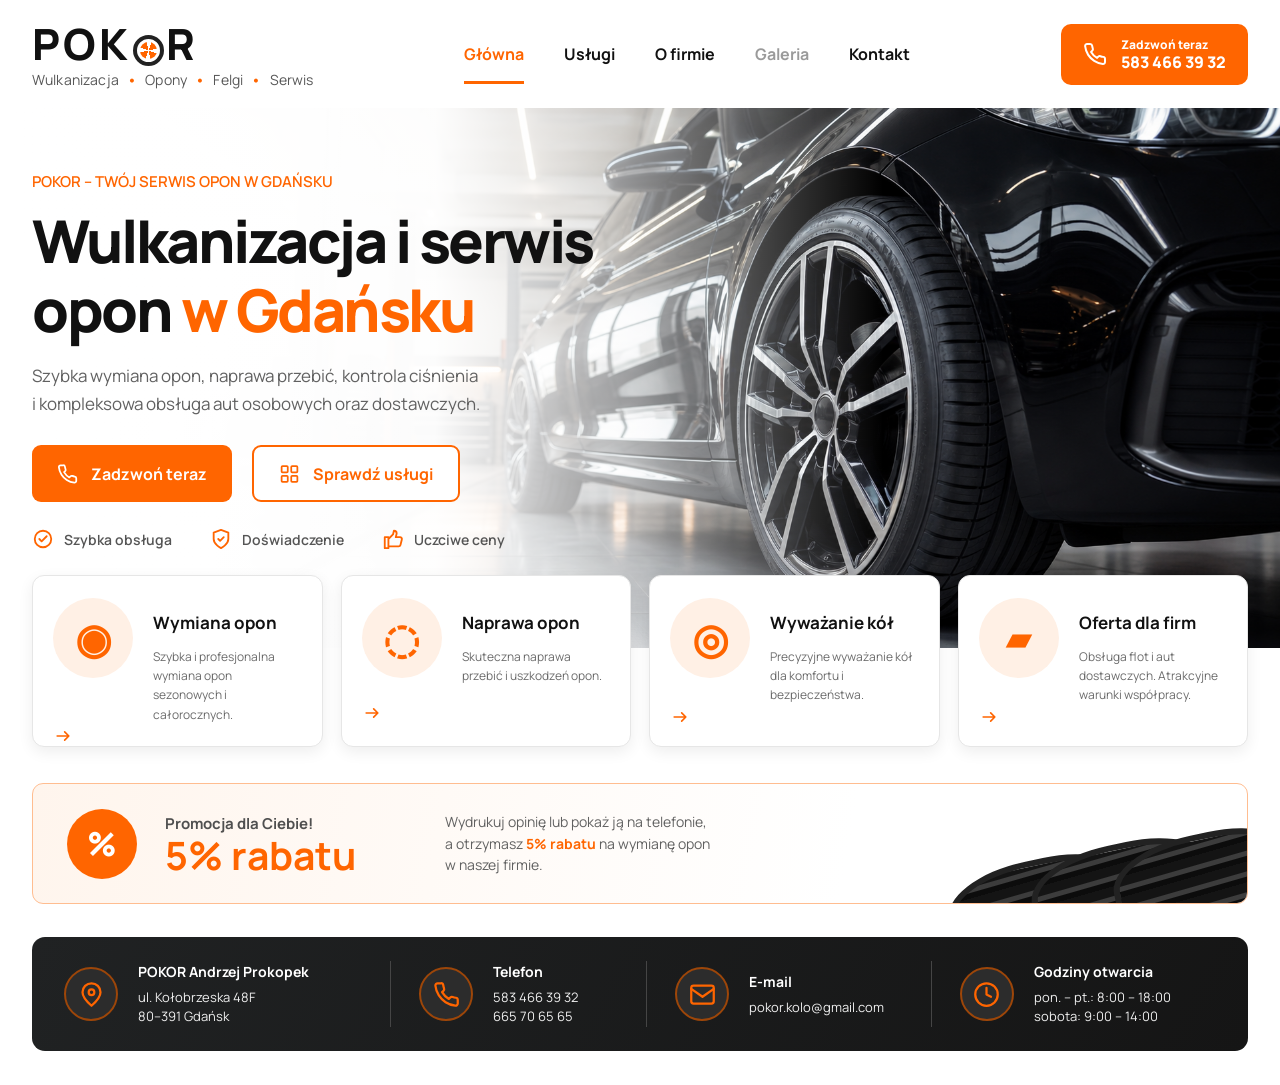
<file: index.html>
<!doctype html>
<html lang="pl">
<head>
  <meta charset="utf-8">
  <meta name="viewport" content="width=device-width, initial-scale=1">
  <meta name="description" content="POKOR — wulkanizacja, wymiana i naprawa opon w Gdańsku.">
  <title>POKOR | Wulkanizacja i serwis opon w Gdańsku</title>
  <link rel="preconnect" href="https://fonts.googleapis.com">
  <link rel="preconnect" href="https://fonts.gstatic.com" crossorigin>
  <link href="https://fonts.googleapis.com/css2?family=Manrope:wght@400;500;600;700;800&display=swap" rel="stylesheet">
  <link rel="stylesheet" href="style.css">
</head>
<body>
  <svg class="svg-sprite" aria-hidden="true">
    <symbol id="i-phone" viewBox="0 0 24 24"><path d="M22 16.92v3a2 2 0 0 1-2.18 2 19.79 19.79 0 0 1-8.63-3.07 19.5 19.5 0 0 1-6-6A19.79 19.79 0 0 1 2.12 4.18 2 2 0 0 1 4.11 2h3a2 2 0 0 1 2 1.72c.13.96.36 1.9.69 2.8a2 2 0 0 1-.45 2.11L8.09 9.91a16 16 0 0 0 6 6l1.27-1.27a2 2 0 0 1 2.11-.45c.91.33 1.85.56 2.81.69A2 2 0 0 1 22 16.92z"/></symbol>
    <symbol id="i-grid" viewBox="0 0 24 24"><rect x="3" y="3" width="7" height="7" rx="1"/><rect x="14" y="3" width="7" height="7" rx="1"/><rect x="3" y="14" width="7" height="7" rx="1"/><rect x="14" y="14" width="7" height="7" rx="1"/></symbol>
    <symbol id="i-check" viewBox="0 0 24 24"><circle cx="12" cy="12" r="9"/><path d="m8 12 2.5 2.5L16 9"/></symbol>
    <symbol id="i-shield" viewBox="0 0 24 24"><path d="M12 22s8-4 8-10V5l-8-3-8 3v7c0 6 8 10 8 10z"/><path d="m9 12 2 2 4-4"/></symbol>
    <symbol id="i-thumb" viewBox="0 0 24 24"><path d="M7 10v12H3V10h4zm0 10h11.2a2 2 0 0 0 1.94-1.52l1.5-6A2 2 0 0 0 19.7 10H15l1-4a3 3 0 0 0-3-3l-1 4-5 5"/></symbol>
    <symbol id="i-arrow" viewBox="0 0 24 24"><path d="M5 12h14m-5-5 5 5-5 5"/></symbol>
    <symbol id="i-map" viewBox="0 0 24 24"><path d="M20 10c0 5-8 12-8 12S4 15 4 10a8 8 0 1 1 16 0z"/><circle cx="12" cy="10" r="2.5"/></symbol>
    <symbol id="i-mail" viewBox="0 0 24 24"><rect x="2" y="4" width="20" height="16" rx="2"/><path d="m22 7-10 7L2 7"/></symbol>
    <symbol id="i-clock" viewBox="0 0 24 24"><circle cx="12" cy="12" r="10"/><path d="M12 6v6l4 2"/></symbol>
  </svg>

  <header class="site-header">
    <div class="container header-inner">
      <a class="logo" href="#start" aria-label="POKOR — strona główna">
        <span class="logo-word">POK<span class="logo-wheel"><i></i></span>R</span>
        <span class="logo-line">Wulkanizacja <b>•</b> Opony <b>•</b> Felgi <b>•</b> Serwis</span>
      </a>
      <button class="menu-toggle" aria-label="Otwórz menu" aria-expanded="false"><span></span><span></span><span></span></button>
      <nav class="nav" aria-label="Nawigacja główna">
        <a class="active" href="#start">Główna</a><a href="uslugi.html">Usługi</a>
        <a href="o-firmie.html">O firmie</a><a class="nav-disabled" href="#" aria-disabled="true" onclick="return false">Galeria</a><a href="kontakt.html">Kontakt</a>
      </nav>
      <a class="header-call" href="tel:+48583468932">
        <svg><use href="#i-phone"/></svg><span><small>Zadzwoń teraz</small>583 466 39 32</span>
      </a>
    </div>
  </header>

  <main id="start">
    <section class="hero">
      <div class="hero-photo" role="img" aria-label="Czarny samochód w nowoczesnym serwisie opon"></div>
      <div class="container hero-inner">
        <div class="hero-content">
          <p class="eyebrow">POKOR – TWÓJ SERWIS OPON W GDAŃSKU</p>
          <h1>Wulkanizacja i serwis<br>opon <span>w Gdańsku</span></h1>
          <p class="lead">Szybka wymiana opon, naprawa przebić, kontrola ciśnienia<br>i kompleksowa obsługa aut osobowych oraz dostawczych.</p>
          <div class="hero-actions">
            <a class="btn btn-primary" href="tel:+48583468932"><svg><use href="#i-phone"/></svg>Zadzwoń teraz</a>
            <a class="btn btn-outline" href="uslugi.html"><svg><use href="#i-grid"/></svg>Sprawdź usługi</a>
          </div>
          <div class="trust">
            <span><svg><use href="#i-check"/></svg>Szybka obsługa</span>
            <span><svg><use href="#i-shield"/></svg>Doświadczenie</span>
            <span><svg><use href="#i-thumb"/></svg>Uczciwe ceny</span>
          </div>
        </div>
      </div>
    </section>

    <section class="services" id="uslugi">
      <div class="container service-grid">
        <article class="service-card"><div class="service-icon">◉</div><div><h2>Wymiana opon</h2><p>Szybka i profesjonalna wymiana opon sezonowych i całorocznych.</p></div><a href="#kontakt" aria-label="Zapytaj o wymianę opon"><svg><use href="#i-arrow"/></svg></a></article>
        <article class="service-card"><div class="service-icon">◌</div><div><h2>Naprawa opon</h2><p>Skuteczna naprawa przebić i uszkodzeń opon.</p></div><a href="#kontakt" aria-label="Zapytaj o naprawę opon"><svg><use href="#i-arrow"/></svg></a></article>
        <article class="service-card"><div class="service-icon">◎</div><div><h2>Wyważanie kół</h2><p>Precyzyjne wyważanie kół dla komfortu i bezpieczeństwa.</p></div><a href="#kontakt" aria-label="Zapytaj o wyważanie kół"><svg><use href="#i-arrow"/></svg></a></article>
        <article class="service-card"><div class="service-icon van">▰</div><div><h2>Oferta dla firm</h2><p>Obsługa flot i aut dostawczych. Atrakcyjne warunki współpracy.</p></div><a href="#kontakt" aria-label="Zapytaj o ofertę dla firm"><svg><use href="#i-arrow"/></svg></a></article>
      </div>
    </section>

    <section class="promo" id="o-firmie">
      <div class="container promo-box">
        <div class="promo-badge">%</div>
        <div class="promo-title"><p>Promocja dla Ciebie!</p><strong>5% rabatu</strong></div>
        <p class="promo-copy">Wydrukuj opinię lub pokaż ją na telefonie,<br>a otrzymasz <b>5% rabatu</b> na wymianę opon<br>w naszej firmie.</p>
        <div class="tyres" aria-hidden="true"><i></i><i></i><i></i></div>
      </div>
    </section>

    <section class="gallery" id="galeria" aria-label="Galeria serwisu"></section>
    <section class="contact" id="kontakt">
      <div class="container contact-box">
        <div class="contact-item"><span class="round-icon"><svg><use href="#i-map"/></svg></span><div><h3>POKOR Andrzej Prokopek</h3><p>ul. Kołobrzeska 48F<br>80–391 Gdańsk</p></div></div>
        <div class="contact-item"><span class="round-icon"><svg><use href="#i-phone"/></svg></span><div><h3>Telefon</h3><p><a href="tel:+48583468932">583 466 39 32</a><br><a href="tel:+48665706565">665 70 65 65</a></p></div></div>
        <div class="contact-item"><span class="round-icon"><svg><use href="#i-mail"/></svg></span><div><h3>E-mail</h3><p><a href="mailto:pokor.kolo@gmail.com">pokor.kolo@gmail.com</a></p></div></div>
        <div class="contact-item"><span class="round-icon"><svg><use href="#i-clock"/></svg></span><div><h3>Godziny otwarcia</h3><p>pon. – pt.: 8:00 – 18:00<br>sobota: 9:00 – 14:00</p></div></div>
      </div>
    </section>
  </main>
  <script>
    const button = document.querySelector('.menu-toggle');
    const nav = document.querySelector('.nav');
    button.addEventListener('click', () => {
      const open = button.getAttribute('aria-expanded') === 'true';
      button.setAttribute('aria-expanded', String(!open));
      nav.classList.toggle('open', !open);
    });
    nav.addEventListener('click', () => { nav.classList.remove('open'); button.setAttribute('aria-expanded', 'false'); });
  </script>
</body>
</html>
</file>
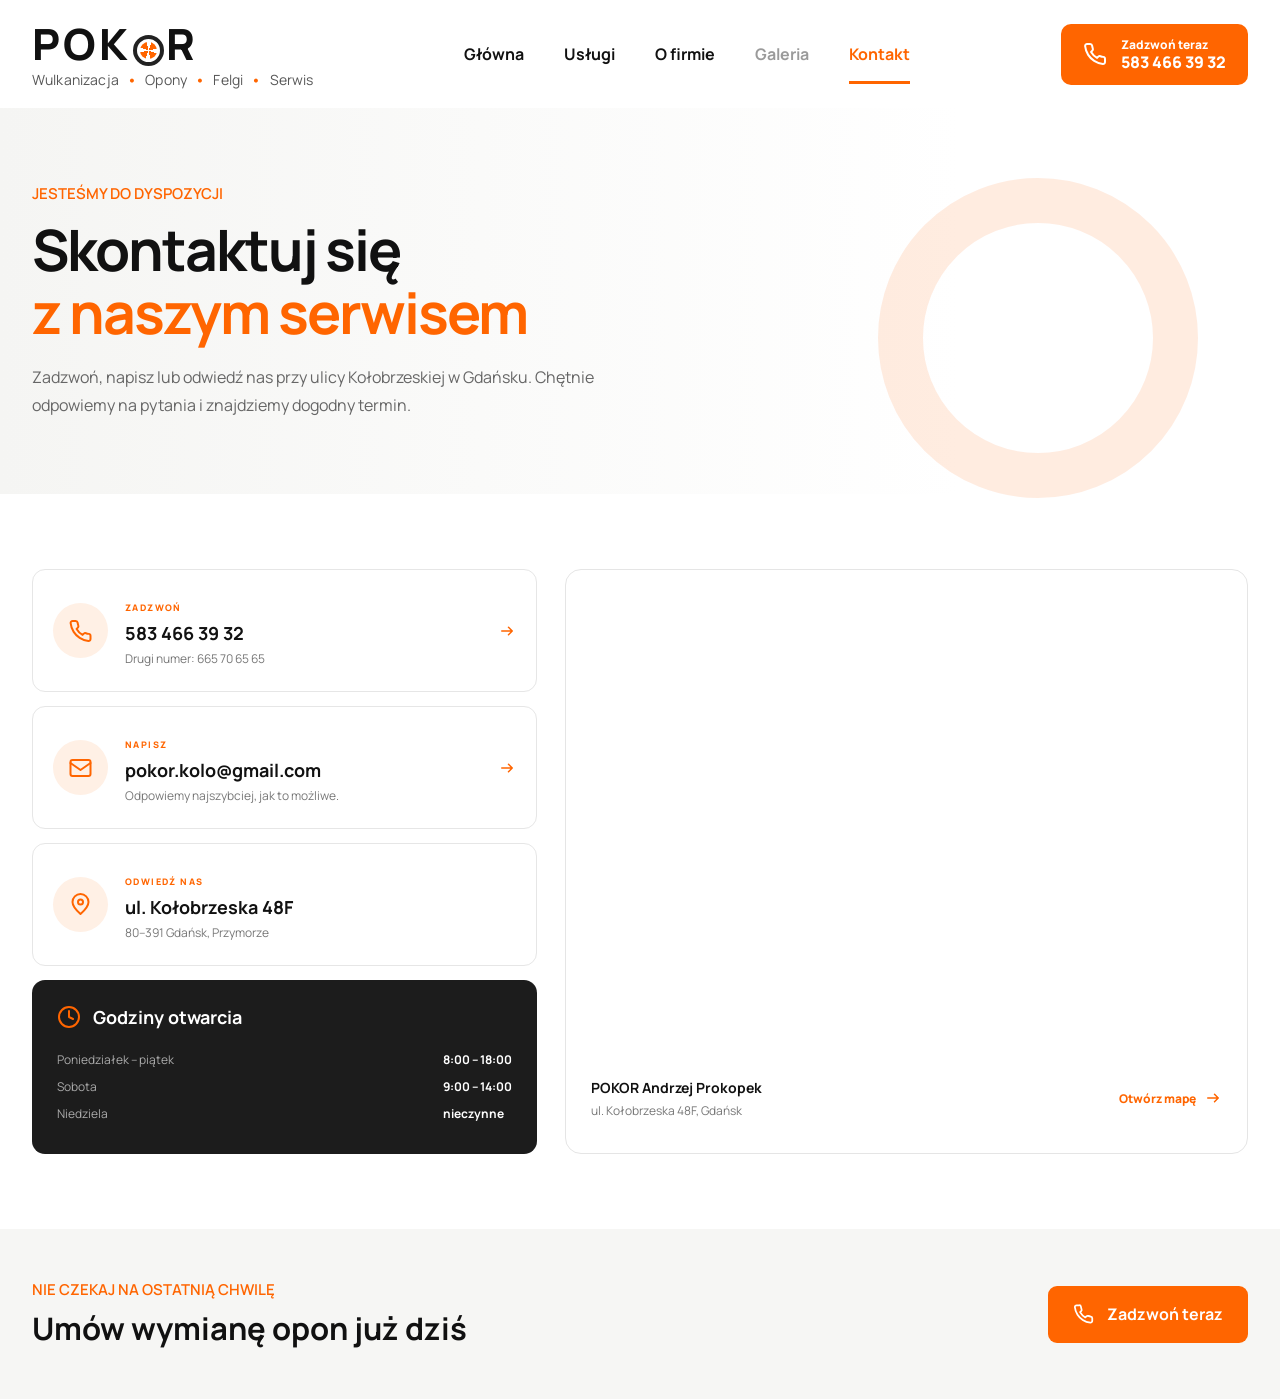
<file: kontakt.html>
<!doctype html>
<html lang="pl">
<head>
  <meta charset="utf-8"><meta name="viewport" content="width=device-width, initial-scale=1">
  <meta name="description" content="Kontakt z serwisem opon POKOR w Gdańsku — telefon, e-mail, adres i godziny otwarcia.">
  <title>Kontakt | POKOR Gdańsk</title>
  <link rel="preconnect" href="https://fonts.googleapis.com"><link rel="preconnect" href="https://fonts.gstatic.com" crossorigin>
  <link href="https://fonts.googleapis.com/css2?family=Manrope:wght@400;500;600;700;800&display=swap" rel="stylesheet"><link rel="stylesheet" href="style.css">
</head>
<body>
  <svg class="svg-sprite" aria-hidden="true">
    <symbol id="i-phone" viewBox="0 0 24 24"><path d="M22 16.92v3a2 2 0 0 1-2.18 2 19.79 19.79 0 0 1-8.63-3.07 19.5 19.5 0 0 1-6-6A19.79 19.79 0 0 1 2.12 4.18 2 2 0 0 1 4.11 2h3a2 2 0 0 1 2 1.72c.13.96.36 1.9.69 2.8a2 2 0 0 1-.45 2.11L8.09 9.91a16 16 0 0 0 6 6l1.27-1.27a2 2 0 0 1 2.11-.45c.91.33 1.85.56 2.81.69A2 2 0 0 1 22 16.92z"/></symbol>
    <symbol id="i-arrow" viewBox="0 0 24 24"><path d="M5 12h14m-5-5 5 5-5 5"/></symbol>
    <symbol id="i-map" viewBox="0 0 24 24"><path d="M20 10c0 5-8 12-8 12S4 15 4 10a8 8 0 1 1 16 0z"/><circle cx="12" cy="10" r="2.5"/></symbol>
    <symbol id="i-mail" viewBox="0 0 24 24"><rect x="2" y="4" width="20" height="16" rx="2"/><path d="m22 7-10 7L2 7"/></symbol>
    <symbol id="i-clock" viewBox="0 0 24 24"><circle cx="12" cy="12" r="10"/><path d="M12 6v6l4 2"/></symbol>
  </svg>
  <header class="site-header"><div class="container header-inner">
    <a class="logo" href="index.html" aria-label="POKOR — strona główna"><span class="logo-word">POK<span class="logo-wheel"><i></i></span>R</span><span class="logo-line">Wulkanizacja <b>•</b> Opony <b>•</b> Felgi <b>•</b> Serwis</span></a>
    <button class="menu-toggle" aria-label="Otwórz menu" aria-expanded="false"><span></span><span></span><span></span></button>
    <nav class="nav" aria-label="Nawigacja główna"><a href="index.html">Główna</a><a href="uslugi.html">Usługi</a><a href="o-firmie.html">O firmie</a><a class="nav-disabled" href="#" aria-disabled="true" onclick="return false">Galeria</a><a class="active" href="kontakt.html">Kontakt</a></nav>
    <a class="header-call" href="tel:+48583468932"><svg><use href="#i-phone"/></svg><span><small>Zadzwoń teraz</small>583 466 39 32</span></a>
  </div></header>
  <main>
    <section class="contact-hero"><div class="container"><p class="eyebrow">JESTEŚMY DO DYSPOZYCJI</p><h1>Skontaktuj się<br><span>z naszym serwisem</span></h1><p>Zadzwoń, napisz lub odwiedź nas przy ulicy Kołobrzeskiej w Gdańsku. Chętnie odpowiemy na pytania i znajdziemy dogodny termin.</p></div></section>
    <section class="contact-main"><div class="container contact-layout">
      <div class="contact-details">
        <a class="detail-card" href="tel:+48583468932"><span><svg><use href="#i-phone"/></svg></span><div><small>ZADZWOŃ</small><h2>583 466 39 32</h2><p>Drugi numer: 665 70 65 65</p></div><svg class="detail-arrow"><use href="#i-arrow"/></svg></a>
        <a class="detail-card" href="mailto:pokor.kolo@gmail.com"><span><svg><use href="#i-mail"/></svg></span><div><small>NAPISZ</small><h2>pokor.kolo@gmail.com</h2><p>Odpowiemy najszybciej, jak to możliwe.</p></div><svg class="detail-arrow"><use href="#i-arrow"/></svg></a>
        <div class="detail-card"><span><svg><use href="#i-map"/></svg></span><div><small>ODWIEDŹ NAS</small><h2>ul. Kołobrzeska 48F</h2><p>80–391 Gdańsk, Przymorze</p></div></div>
        <div class="opening-card"><div><svg><use href="#i-clock"/></svg><h2>Godziny otwarcia</h2></div><dl><dt>Poniedziałek – piątek</dt><dd>8:00 – 18:00</dd><dt>Sobota</dt><dd>9:00 – 14:00</dd><dt>Niedziela</dt><dd>nieczynne</dd></dl></div>
      </div>
      <div class="map-card">
        <iframe title="Mapa — POKOR, Kołobrzeska 48F w Gdańsku" src="https://www.openstreetmap.org/export/embed.html?bbox=18.578%2C54.402%2C18.602%2C54.415&amp;layer=mapnik&amp;marker=54.4085%2C18.5905" loading="lazy"></iframe>
        <div class="map-caption"><div><strong>POKOR Andrzej Prokopek</strong><span>ul. Kołobrzeska 48F, Gdańsk</span></div><a href="https://www.openstreetmap.org/?mlat=54.4085&amp;mlon=18.5905#map=17/54.4085/18.5905" target="_blank" rel="noopener">Otwórz mapę <svg><use href="#i-arrow"/></svg></a></div>
      </div>
    </div></section>
    <section class="contact-cta"><div class="container"><div><p class="eyebrow">NIE CZEKAJ NA OSTATNIĄ CHWILĘ</p><h2>Umów wymianę opon już dziś</h2></div><a class="btn btn-primary" href="tel:+48583468932"><svg><use href="#i-phone"/></svg>Zadzwoń teraz</a></div></section>
  </main>
  <script src="menu.js"></script>
</body></html>
</file>
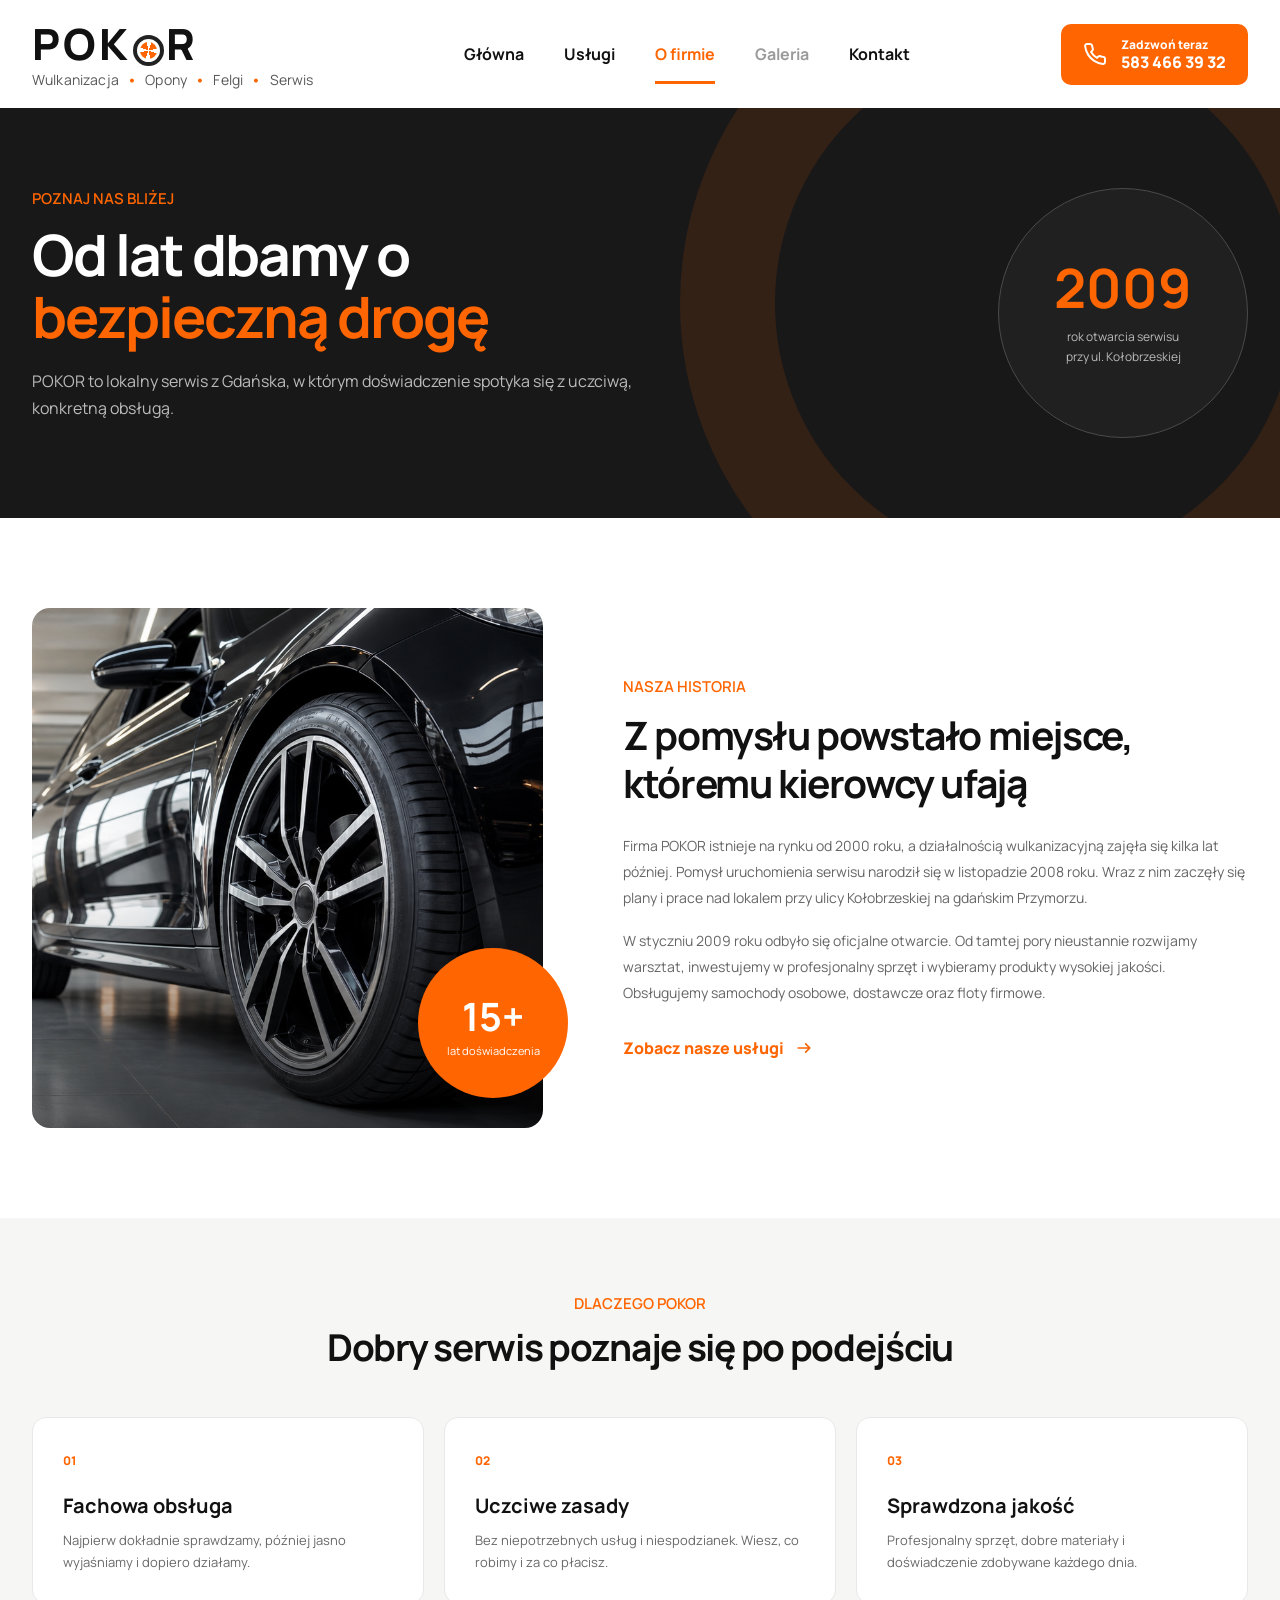
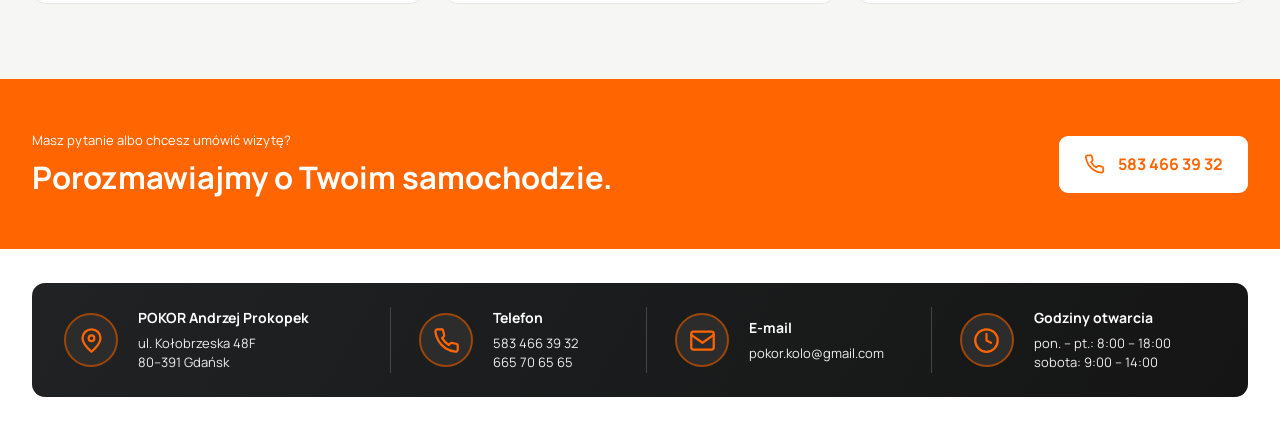
<file: o-firmie.html>
<!doctype html>
<html lang="pl">
<head>
  <meta charset="utf-8"><meta name="viewport" content="width=device-width, initial-scale=1">
  <meta name="description" content="Poznaj POKOR — rodzinny serwis opon działający w Gdańsku od 2009 roku.">
  <title>O firmie | POKOR Gdańsk</title>
  <link rel="preconnect" href="https://fonts.googleapis.com"><link rel="preconnect" href="https://fonts.gstatic.com" crossorigin>
  <link href="https://fonts.googleapis.com/css2?family=Manrope:wght@400;500;600;700;800&display=swap" rel="stylesheet"><link rel="stylesheet" href="style.css">
</head>
<body>
  <svg class="svg-sprite" aria-hidden="true">
    <symbol id="i-phone" viewBox="0 0 24 24"><path d="M22 16.92v3a2 2 0 0 1-2.18 2 19.79 19.79 0 0 1-8.63-3.07 19.5 19.5 0 0 1-6-6A19.79 19.79 0 0 1 2.12 4.18 2 2 0 0 1 4.11 2h3a2 2 0 0 1 2 1.72c.13.96.36 1.9.69 2.8a2 2 0 0 1-.45 2.11L8.09 9.91a16 16 0 0 0 6 6l1.27-1.27a2 2 0 0 1 2.11-.45c.91.33 1.85.56 2.81.69A2 2 0 0 1 22 16.92z"/></symbol>
    <symbol id="i-check" viewBox="0 0 24 24"><circle cx="12" cy="12" r="9"/><path d="m8 12 2.5 2.5L16 9"/></symbol>
    <symbol id="i-arrow" viewBox="0 0 24 24"><path d="M5 12h14m-5-5 5 5-5 5"/></symbol>
    <symbol id="i-map" viewBox="0 0 24 24"><path d="M20 10c0 5-8 12-8 12S4 15 4 10a8 8 0 1 1 16 0z"/><circle cx="12" cy="10" r="2.5"/></symbol>
    <symbol id="i-mail" viewBox="0 0 24 24"><rect x="2" y="4" width="20" height="16" rx="2"/><path d="m22 7-10 7L2 7"/></symbol>
    <symbol id="i-clock" viewBox="0 0 24 24"><circle cx="12" cy="12" r="10"/><path d="M12 6v6l4 2"/></symbol>
  </svg>
  <header class="site-header"><div class="container header-inner">
    <a class="logo" href="index.html" aria-label="POKOR — strona główna"><span class="logo-word">POK<span class="logo-wheel"><i></i></span>R</span><span class="logo-line">Wulkanizacja <b>•</b> Opony <b>•</b> Felgi <b>•</b> Serwis</span></a>
    <button class="menu-toggle" aria-label="Otwórz menu" aria-expanded="false"><span></span><span></span><span></span></button>
    <nav class="nav" aria-label="Nawigacja główna"><a href="index.html">Główna</a><a href="uslugi.html">Usługi</a><a class="active" href="o-firmie.html">O firmie</a><a class="nav-disabled" href="#" aria-disabled="true" onclick="return false">Galeria</a><a href="kontakt.html">Kontakt</a></nav>
    <a class="header-call" href="tel:+48583468932"><svg><use href="#i-phone"/></svg><span><small>Zadzwoń teraz</small>583 466 39 32</span></a>
  </div></header>
  <main>
    <section class="about-hero"><div class="container about-hero-inner">
      <div><p class="eyebrow">POZNAJ NAS BLIŻEJ</p><h1>Od lat dbamy o<br><span>bezpieczną drogę</span></h1><p>POKOR to lokalny serwis z Gdańska, w którym doświadczenie spotyka się z uczciwą, konkretną obsługą.</p></div>
      <div class="about-stat"><strong>2009</strong><span>rok otwarcia serwisu<br>przy ul. Kołobrzeskiej</span></div>
    </div></section>
    <section class="about-story"><div class="container about-story-grid">
      <div class="story-photo"><div class="story-mark"><b>15+</b><span>lat doświadczenia</span></div></div>
      <div class="story-copy"><p class="eyebrow">NASZA HISTORIA</p><h2>Z pomysłu powstało miejsce, któremu kierowcy ufają</h2>
        <p>Firma POKOR istnieje na rynku od 2000 roku, a działalnością wulkanizacyjną zajęła się kilka lat później. Pomysł uruchomienia serwisu narodził się w listopadzie 2008 roku. Wraz z nim zaczęły się plany i prace nad lokalem przy ulicy Kołobrzeskiej na gdańskim Przymorzu.</p>
        <p>W styczniu 2009 roku odbyło się oficjalne otwarcie. Od tamtej pory nieustannie rozwijamy warsztat, inwestujemy w profesjonalny sprzęt i wybieramy produkty wysokiej jakości. Obsługujemy samochody osobowe, dostawcze oraz floty firmowe.</p>
        <a class="text-link" href="uslugi.html">Zobacz nasze usługi <svg><use href="#i-arrow"/></svg></a>
      </div>
    </div></section>
    <section class="values"><div class="container"><header class="section-heading"><p class="eyebrow">DLACZEGO POKOR</p><h2>Dobry serwis poznaje się po podejściu</h2></header><div class="values-grid">
      <article><span>01</span><h3>Fachowa obsługa</h3><p>Najpierw dokładnie sprawdzamy, później jasno wyjaśniamy i dopiero działamy.</p></article>
      <article><span>02</span><h3>Uczciwe zasady</h3><p>Bez niepotrzebnych usług i niespodzianek. Wiesz, co robimy i za co płacisz.</p></article>
      <article><span>03</span><h3>Sprawdzona jakość</h3><p>Profesjonalny sprzęt, dobre materiały i doświadczenie zdobywane każdego dnia.</p></article>
    </div></div></section>
    <section class="about-cta"><div class="container"><div><p>Masz pytanie albo chcesz umówić wizytę?</p><h2>Porozmawiajmy o Twoim samochodzie.</h2></div><a class="btn light-btn" href="tel:+48583468932"><svg><use href="#i-phone"/></svg>583 466 39 32</a></div></section>
    <section class="contact services-contact"><div class="container contact-box">
      <div class="contact-item"><span class="round-icon"><svg><use href="#i-map"/></svg></span><div><h3>POKOR Andrzej Prokopek</h3><p>ul. Kołobrzeska 48F<br>80–391 Gdańsk</p></div></div>
      <div class="contact-item"><span class="round-icon"><svg><use href="#i-phone"/></svg></span><div><h3>Telefon</h3><p><a href="tel:+48583468932">583 466 39 32</a><br><a href="tel:+48665706565">665 70 65 65</a></p></div></div>
      <div class="contact-item"><span class="round-icon"><svg><use href="#i-mail"/></svg></span><div><h3>E-mail</h3><p><a href="mailto:pokor.kolo@gmail.com">pokor.kolo@gmail.com</a></p></div></div>
      <div class="contact-item"><span class="round-icon"><svg><use href="#i-clock"/></svg></span><div><h3>Godziny otwarcia</h3><p>pon. – pt.: 8:00 – 18:00<br>sobota: 9:00 – 14:00</p></div></div>
    </div></section>
  </main>
  <script src="menu.js"></script>
</body></html>
</file>
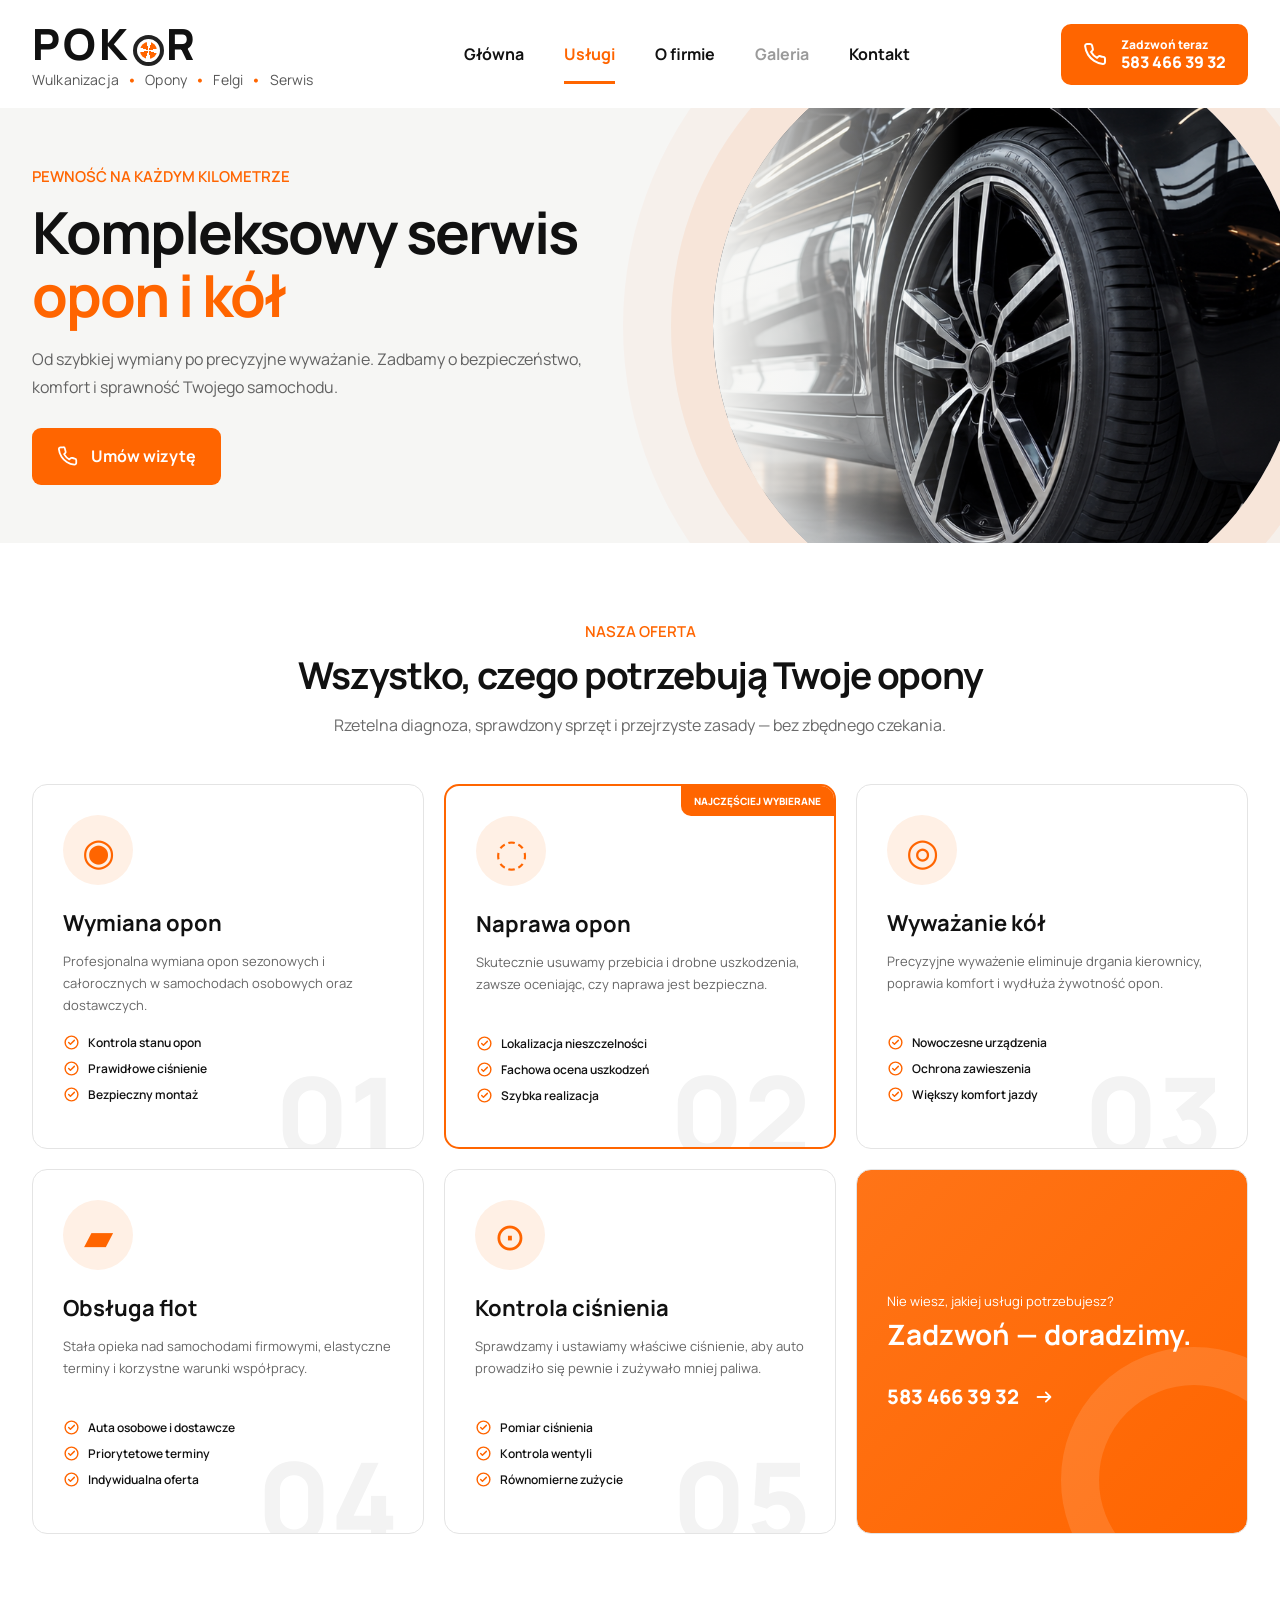
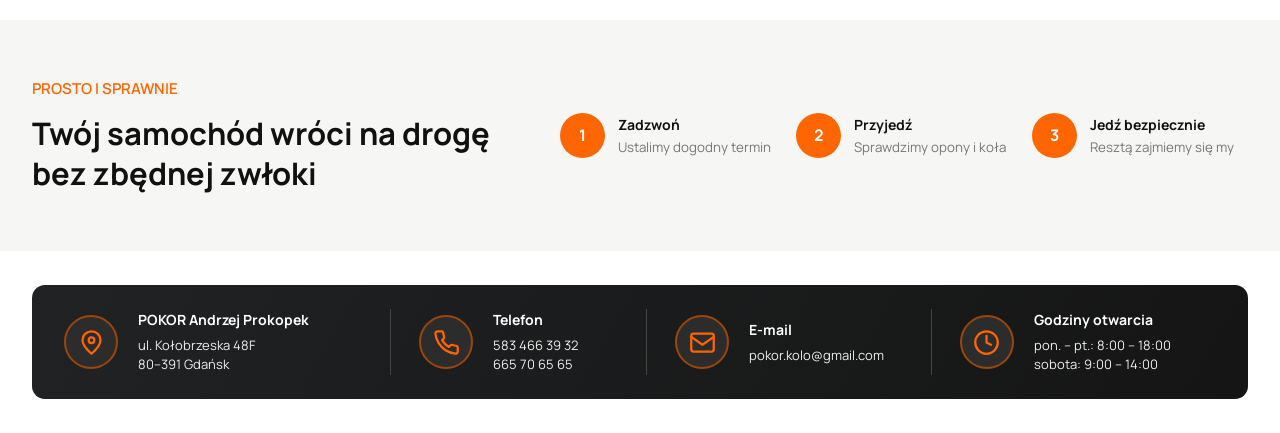
<file: uslugi.html>
<!doctype html>
<html lang="pl">
<head>
  <meta charset="utf-8">
  <meta name="viewport" content="width=device-width, initial-scale=1">
  <meta name="description" content="Usługi serwisu opon POKOR w Gdańsku — wymiana, naprawa, wyważanie i obsługa flot.">
  <title>Usługi | POKOR — serwis opon w Gdańsku</title>
  <link rel="preconnect" href="https://fonts.googleapis.com">
  <link rel="preconnect" href="https://fonts.gstatic.com" crossorigin>
  <link href="https://fonts.googleapis.com/css2?family=Manrope:wght@400;500;600;700;800&display=swap" rel="stylesheet">
  <link rel="stylesheet" href="style.css">
</head>
<body>
  <svg class="svg-sprite" aria-hidden="true">
    <symbol id="i-phone" viewBox="0 0 24 24"><path d="M22 16.92v3a2 2 0 0 1-2.18 2 19.79 19.79 0 0 1-8.63-3.07 19.5 19.5 0 0 1-6-6A19.79 19.79 0 0 1 2.12 4.18 2 2 0 0 1 4.11 2h3a2 2 0 0 1 2 1.72c.13.96.36 1.9.69 2.8a2 2 0 0 1-.45 2.11L8.09 9.91a16 16 0 0 0 6 6l1.27-1.27a2 2 0 0 1 2.11-.45c.91.33 1.85.56 2.81.69A2 2 0 0 1 22 16.92z"/></symbol>
    <symbol id="i-check" viewBox="0 0 24 24"><circle cx="12" cy="12" r="9"/><path d="m8 12 2.5 2.5L16 9"/></symbol>
    <symbol id="i-arrow" viewBox="0 0 24 24"><path d="M5 12h14m-5-5 5 5-5 5"/></symbol>
    <symbol id="i-map" viewBox="0 0 24 24"><path d="M20 10c0 5-8 12-8 12S4 15 4 10a8 8 0 1 1 16 0z"/><circle cx="12" cy="10" r="2.5"/></symbol>
    <symbol id="i-mail" viewBox="0 0 24 24"><rect x="2" y="4" width="20" height="16" rx="2"/><path d="m22 7-10 7L2 7"/></symbol>
    <symbol id="i-clock" viewBox="0 0 24 24"><circle cx="12" cy="12" r="10"/><path d="M12 6v6l4 2"/></symbol>
  </svg>
  <header class="site-header">
    <div class="container header-inner">
      <a class="logo" href="index.html" aria-label="POKOR — strona główna"><span class="logo-word">POK<span class="logo-wheel"><i></i></span>R</span><span class="logo-line">Wulkanizacja <b>•</b> Opony <b>•</b> Felgi <b>•</b> Serwis</span></a>
      <button class="menu-toggle" aria-label="Otwórz menu" aria-expanded="false"><span></span><span></span><span></span></button>
      <nav class="nav" aria-label="Nawigacja główna"><a href="index.html">Główna</a><a class="active" href="uslugi.html">Usługi</a><a href="o-firmie.html">O firmie</a><a class="nav-disabled" href="#" aria-disabled="true" onclick="return false">Galeria</a><a href="kontakt.html">Kontakt</a></nav>
      <a class="header-call" href="tel:+48583468932"><svg><use href="#i-phone"/></svg><span><small>Zadzwoń teraz</small>583 466 39 32</span></a>
    </div>
  </header>
  <main>
    <section class="services-hero">
      <div class="container services-hero-inner">
        <div><p class="eyebrow">PEWNOŚĆ NA KAŻDYM KILOMETRZE</p><h1>Kompleksowy serwis<br><span>opon i kół</span></h1><p>Od szybkiej wymiany po precyzyjne wyważanie. Zadbamy o bezpieczeństwo, komfort i sprawność Twojego samochodu.</p><a class="btn btn-primary" href="tel:+48583468932"><svg><use href="#i-phone"/></svg>Umów wizytę</a></div>
        <div class="services-hero-wheel" aria-hidden="true"></div>
      </div>
    </section>
    <section class="services-page">
      <div class="container">
        <header class="section-heading"><p class="eyebrow">NASZA OFERTA</p><h2>Wszystko, czego potrzebują Twoje opony</h2><p>Rzetelna diagnoza, sprawdzony sprzęt i przejrzyste zasady — bez zbędnego czekania.</p></header>
        <div class="offer-grid">
          <article class="offer-card"><span class="offer-number">01</span><div class="offer-symbol">◉</div><h3>Wymiana opon</h3><p>Profesjonalna wymiana opon sezonowych i całorocznych w samochodach osobowych oraz dostawczych.</p><ul><li><svg><use href="#i-check"/></svg>Kontrola stanu opon</li><li><svg><use href="#i-check"/></svg>Prawidłowe ciśnienie</li><li><svg><use href="#i-check"/></svg>Bezpieczny montaż</li></ul></article>
          <article class="offer-card featured"><span class="offer-label">Najczęściej wybierane</span><span class="offer-number">02</span><div class="offer-symbol">◌</div><h3>Naprawa opon</h3><p>Skutecznie usuwamy przebicia i drobne uszkodzenia, zawsze oceniając, czy naprawa jest bezpieczna.</p><ul><li><svg><use href="#i-check"/></svg>Lokalizacja nieszczelności</li><li><svg><use href="#i-check"/></svg>Fachowa ocena uszkodzeń</li><li><svg><use href="#i-check"/></svg>Szybka realizacja</li></ul></article>
          <article class="offer-card"><span class="offer-number">03</span><div class="offer-symbol">◎</div><h3>Wyważanie kół</h3><p>Precyzyjne wyważenie eliminuje drgania kierownicy, poprawia komfort i wydłuża żywotność opon.</p><ul><li><svg><use href="#i-check"/></svg>Nowoczesne urządzenia</li><li><svg><use href="#i-check"/></svg>Ochrona zawieszenia</li><li><svg><use href="#i-check"/></svg>Większy komfort jazdy</li></ul></article>
          <article class="offer-card"><span class="offer-number">04</span><div class="offer-symbol">▰</div><h3>Obsługa flot</h3><p>Stała opieka nad samochodami firmowymi, elastyczne terminy i korzystne warunki współpracy.</p><ul><li><svg><use href="#i-check"/></svg>Auta osobowe i dostawcze</li><li><svg><use href="#i-check"/></svg>Priorytetowe terminy</li><li><svg><use href="#i-check"/></svg>Indywidualna oferta</li></ul></article>
          <article class="offer-card"><span class="offer-number">05</span><div class="offer-symbol">⊙</div><h3>Kontrola ciśnienia</h3><p>Sprawdzamy i ustawiamy właściwe ciśnienie, aby auto prowadziło się pewnie i zużywało mniej paliwa.</p><ul><li><svg><use href="#i-check"/></svg>Pomiar ciśnienia</li><li><svg><use href="#i-check"/></svg>Kontrola wentyli</li><li><svg><use href="#i-check"/></svg>Równomierne zużycie</li></ul></article>
          <article class="offer-cta"><p>Nie wiesz, jakiej usługi potrzebujesz?</p><h3>Zadzwoń — doradzimy.</h3><a href="tel:+48583468932">583 466 39 32 <svg><use href="#i-arrow"/></svg></a></article>
        </div>
      </div>
    </section>
    <section class="service-process"><div class="container process-inner"><div><p class="eyebrow">PROSTO I SPRAWNIE</p><h2>Twój samochód wróci na drogę bez zbędnej zwłoki</h2></div><ol><li><b>1</b><span><strong>Zadzwoń</strong><small>Ustalimy dogodny termin</small></span></li><li><b>2</b><span><strong>Przyjedź</strong><small>Sprawdzimy opony i koła</small></span></li><li><b>3</b><span><strong>Jedź bezpiecznie</strong><small>Resztą zajmiemy się my</small></span></li></ol></div></section>
    <section class="contact services-contact" id="kontakt"><div class="container contact-box">
      <div class="contact-item"><span class="round-icon"><svg><use href="#i-map"/></svg></span><div><h3>POKOR Andrzej Prokopek</h3><p>ul. Kołobrzeska 48F<br>80–391 Gdańsk</p></div></div>
      <div class="contact-item"><span class="round-icon"><svg><use href="#i-phone"/></svg></span><div><h3>Telefon</h3><p><a href="tel:+48583468932">583 466 39 32</a><br><a href="tel:+48665706565">665 70 65 65</a></p></div></div>
      <div class="contact-item"><span class="round-icon"><svg><use href="#i-mail"/></svg></span><div><h3>E-mail</h3><p><a href="mailto:pokor.kolo@gmail.com">pokor.kolo@gmail.com</a></p></div></div>
      <div class="contact-item"><span class="round-icon"><svg><use href="#i-clock"/></svg></span><div><h3>Godziny otwarcia</h3><p>pon. – pt.: 8:00 – 18:00<br>sobota: 9:00 – 14:00</p></div></div>
    </div></section>
  </main>
  <script>const button=document.querySelector('.menu-toggle'),nav=document.querySelector('.nav');button.addEventListener('click',()=>{const open=button.getAttribute('aria-expanded')==='true';button.setAttribute('aria-expanded',String(!open));nav.classList.toggle('open',!open)});nav.addEventListener('click',()=>{nav.classList.remove('open');button.setAttribute('aria-expanded','false')});</script>
</body>
</html>
</file>
<file: style.css>
:root{--orange:#ff6500;--ink:#111;--gray:#646464;--line:#e8e8e8;--white:#fff}
*{box-sizing:border-box}html{scroll-behavior:smooth}body{margin:0;font-family:Manrope,Arial,sans-serif;color:var(--ink);background:#fff}.svg-sprite{position:absolute;width:0;height:0;overflow:hidden}.container{width:min(1324px,calc(100% - 64px));margin-inline:auto}a{color:inherit;text-decoration:none}svg{width:24px;height:24px;fill:none;stroke:currentColor;stroke-width:2;stroke-linecap:round;stroke-linejoin:round}
.site-header{height:108px;background:rgba(255,255,255,.96);position:relative;z-index:20}.header-inner{height:100%;display:flex;align-items:center;justify-content:space-between;gap:36px}.logo{display:flex;flex-direction:column;line-height:1}.logo-word{font-size:43px;letter-spacing:3px;font-weight:800}.logo-wheel{display:inline-flex;width:31px;height:31px;margin:0 2px;border:4px solid #222;border-radius:50%;vertical-align:1px;align-items:center;justify-content:center}.logo-wheel i{display:block;width:17px;height:17px;border-radius:50%;background:conic-gradient(from 20deg,var(--orange) 0 16%,transparent 16% 25%,var(--orange) 25% 41%,transparent 41% 50%,var(--orange) 50% 66%,transparent 66% 75%,var(--orange) 75% 91%,transparent 91%)}.logo-line{font-size:14px;color:#575757;margin-top:7px;letter-spacing:.15px}.logo-line b{color:var(--orange);padding:0 5px}.nav{display:flex;align-self:stretch;align-items:center;gap:40px;font-weight:700}.nav a{height:100%;display:flex;align-items:center;position:relative}.nav a:hover,.nav .active{color:var(--orange)}.nav .active:after{content:"";position:absolute;bottom:24px;left:0;right:0;height:3px;background:var(--orange)}.header-call{background:var(--orange);color:#fff;border-radius:10px;padding:13px 22px;display:flex;align-items:center;gap:14px;font-weight:800;line-height:1.25}.header-call small{font-size:12px;display:block}.menu-toggle{display:none;background:none;border:0;padding:8px}.menu-toggle span{display:block;width:26px;height:2px;background:#111;margin:5px}
.hero{position:relative;height:540px;overflow:hidden}.hero-photo{position:absolute;inset:0;background-image:linear-gradient(90deg,#fff 0%,rgba(255,255,255,.98) 34%,rgba(255,255,255,.45) 53%,rgba(255,255,255,0) 69%),url("assets/hero-workshop.png");background-size:cover;background-position:center}.hero-inner{position:relative;height:100%;display:flex;align-items:center}.hero-content{padding-bottom:35px}.eyebrow{color:var(--orange);font-weight:600;font-size:15px;margin:0 0 14px}.hero h1{font-size:59px;line-height:1.17;letter-spacing:-2.5px;margin:0 0 18px;font-weight:800}.hero h1 span{color:var(--orange)}.lead{font-size:17px;line-height:1.65;color:#616161;margin:0 0 27px}.hero-actions{display:flex;gap:20px;margin-bottom:26px}.btn{height:57px;padding:0 25px;display:inline-flex;align-items:center;gap:13px;border-radius:9px;font-weight:700}.btn-primary{color:#fff;background:var(--orange)}.btn-outline{border:2px solid var(--orange);color:var(--orange);background:#fff}.btn svg{width:21px}.trust{display:flex;gap:38px;color:#555;font-size:14px;font-weight:600}.trust span{display:flex;align-items:center;gap:10px}.trust svg{color:var(--orange);width:22px;height:22px}
.services{position:relative;z-index:3;margin-top:-73px}.service-grid{display:grid;grid-template-columns:repeat(4,1fr);gap:18px}.service-card{height:172px;background:#fff;border:1px solid #e6e6e6;border-radius:12px;box-shadow:0 5px 15px rgba(0,0,0,.07);padding:22px 20px;display:grid;grid-template-columns:80px 1fr;grid-template-rows:1fr auto;gap:0 20px}.service-icon{width:80px;height:80px;border-radius:50%;background:#fff0e5;color:var(--orange);display:grid;place-items:center;font-size:42px;font-weight:700;grid-row:1}.service-icon.van{font-size:32px}.service-card h2{font-size:17px;margin:13px 0 13px}.service-card p{font-size:12px;line-height:1.6;color:#6b6b6b;margin:0}.service-card>a{grid-column:1;align-self:end;color:var(--orange);height:23px}.service-card>a svg{width:20px}
.promo{padding:36px 0 33px}.promo-box{height:121px;border:1px solid #ffbd90;border-radius:11px;background:linear-gradient(100deg,#fff5ed 0,#fff 67%);display:flex;align-items:center;position:relative;overflow:hidden;padding:0 34px}.promo-badge{width:70px;height:70px;border-radius:50%;background:var(--orange);color:#fff;display:grid;place-items:center;font-size:33px;font-weight:800;margin-right:28px}.promo-title{width:280px;color:#4f4f4f}.promo-title p{margin:0 0 2px;font-size:15px;font-weight:700}.promo-title strong{font-size:39px;color:var(--orange);line-height:1}.promo-copy{font-size:14px;line-height:1.55;color:#616161;margin:0}.promo-copy b{color:var(--orange)}.tyres{position:absolute;right:-25px;bottom:-36px;width:400px;height:155px}.tyres i{position:absolute;width:92px;height:190px;border-radius:45%;background:repeating-linear-gradient(86deg,#141414 0 9px,#3c3c3c 10px 14px,#0c0c0c 15px 20px);border:6px solid #222;transform:rotate(78deg)}.tyres i:nth-child(1){right:183px;top:26px}.tyres i:nth-child(2){right:100px;top:10px}.tyres i:nth-child(3){right:18px;top:0}
.contact{padding:0 0 34px}.contact-box{min-height:114px;background:linear-gradient(120deg,#202223,#151515);border-radius:13px;color:#fff;display:grid;grid-template-columns:1.15fr .9fr 1fr 1fr;padding:24px 32px}.contact-item{display:flex;align-items:center;gap:20px;padding:0 28px;border-right:1px solid #454545}.contact-item:first-child{padding-left:0}.contact-item:last-child{border:0;padding-right:0}.round-icon{min-width:54px;height:54px;border:2px solid #9d4609;background:#2c2c2c;color:var(--orange);border-radius:50%;display:grid;place-items:center}.round-icon svg{width:27px;height:27px}.contact-item h3{font-size:14px;margin:0 0 7px}.contact-item p{font-size:13px;line-height:1.45;margin:0;color:#eee}.contact-item a:hover{color:var(--orange)}
.services-hero{background:#f6f6f4;overflow:hidden}.services-hero-inner{height:435px;display:flex;align-items:center;position:relative}.services-hero-inner>div:first-child{position:relative;z-index:2}.services-hero h1{font-size:58px;line-height:1.08;letter-spacing:-2px;margin:0 0 20px}.services-hero h1 span{color:var(--orange)}.services-hero p:not(.eyebrow){max-width:590px;color:#626262;line-height:1.7;margin:0 0 27px}.services-hero-wheel{position:absolute;right:-55px;width:590px;height:590px;border-radius:50%;background:url("assets/hero-workshop.png") 78% center/cover;box-shadow:0 0 0 42px rgba(255,101,0,.08),0 0 0 90px rgba(255,101,0,.035)}.services-hero-wheel:after{content:"";position:absolute;inset:0;border-radius:50%;background:linear-gradient(90deg,#f6f6f4 0,transparent 42%)}
.services-page{padding:78px 0 86px}.section-heading{text-align:center;max-width:720px;margin:0 auto 45px}.section-heading .eyebrow{margin-bottom:8px}.section-heading h2{font-size:37px;letter-spacing:-1.3px;margin:0 0 13px}.section-heading>p:last-child{color:#6a6a6a;line-height:1.6;margin:0}.offer-grid{display:grid;grid-template-columns:repeat(3,1fr);gap:20px}.offer-card,.offer-cta{min-height:365px;border:1px solid #e4e4e4;border-radius:15px;padding:30px;background:#fff;position:relative;overflow:hidden;transition:.2s ease}.offer-card:hover{transform:translateY(-4px);box-shadow:0 16px 35px rgba(0,0,0,.08)}.offer-card.featured{border:2px solid var(--orange)}.offer-label{position:absolute;right:0;top:0;background:var(--orange);color:#fff;font-size:10px;text-transform:uppercase;font-weight:800;padding:8px 13px;border-radius:0 0 0 10px}.offer-number{position:absolute;right:24px;bottom:-22px;font-size:110px;font-weight:800;color:#f3f3f3;line-height:1}.offer-symbol{width:70px;height:70px;border-radius:50%;background:#fff0e5;color:var(--orange);display:grid;place-items:center;font-size:38px;margin-bottom:23px}.offer-card h3{font-size:22px;margin:0 0 12px}.offer-card>p{font-size:13px;line-height:1.7;color:#666;min-height:66px;margin:0 0 18px}.offer-card ul{list-style:none;margin:0;padding:0;display:grid;gap:9px;position:relative}.offer-card li{font-size:12px;font-weight:600;display:flex;align-items:center;gap:8px}.offer-card li svg{width:17px;height:17px;color:var(--orange)}.offer-cta{background:linear-gradient(135deg,#ff7417,var(--orange));color:#fff;display:flex;flex-direction:column;justify-content:center}.offer-cta:after{content:"";position:absolute;width:190px;height:190px;border:38px solid rgba(255,255,255,.12);border-radius:50%;right:-80px;bottom:-80px}.offer-cta p{margin:0 0 8px;font-size:13px}.offer-cta h3{font-size:28px;line-height:1.2;margin:0 0 32px}.offer-cta a{font-size:20px;font-weight:800;display:flex;align-items:center;gap:14px;position:relative;z-index:2}.offer-cta a svg{width:22px}
.service-process{background:#f6f6f4;padding:58px 0}.process-inner{display:grid;grid-template-columns:.8fr 1.2fr;align-items:center;gap:70px}.process-inner h2{font-size:31px;line-height:1.3;margin:0}.process-inner ol{list-style:none;margin:0;padding:0;display:grid;grid-template-columns:repeat(3,1fr);gap:20px}.process-inner li{display:flex;align-items:center;gap:13px}.process-inner li>b{min-width:45px;height:45px;border-radius:50%;display:grid;place-items:center;background:var(--orange);color:#fff}.process-inner li span{display:flex;flex-direction:column}.process-inner strong{font-size:14px}.process-inner small{color:#777;margin-top:4px}.services-contact{padding-top:34px}
@media(max-width:1050px){.container{width:min(930px,calc(100% - 40px))}.site-header{height:90px}.nav{gap:22px;font-size:14px}.header-call{display:none}.logo-word{font-size:35px}.logo-line{font-size:11px}.hero{height:565px}.hero-photo{background-position:58% center}.hero h1{font-size:49px}.service-grid{grid-template-columns:repeat(2,1fr)}.services{margin-top:-45px}.promo-title{width:220px}.tyres{opacity:.3}.contact-box{grid-template-columns:1fr 1fr;gap:20px}.contact-item{border:0;padding:0}}
@media(max-width:1050px){.services-hero-wheel{right:-210px;opacity:.75}.offer-grid{grid-template-columns:repeat(2,1fr)}.process-inner{grid-template-columns:1fr;gap:30px}}
@media(max-width:720px){.container{width:calc(100% - 32px)}.site-header{height:80px;position:sticky;top:0}.logo-word{font-size:31px}.logo-wheel{width:24px;height:24px;border-width:3px}.logo-line{font-size:9px}.menu-toggle{display:block}.nav{display:none;position:absolute;top:80px;left:0;right:0;height:auto;background:#fff;flex-direction:column;gap:0;align-items:stretch;padding:8px 16px 18px;box-shadow:0 15px 25px rgba(0,0,0,.12)}.nav.open{display:flex}.nav a{padding:13px;height:auto}.nav .active:after{display:none}.hero{height:660px}.hero-photo{background-image:linear-gradient(180deg,#fff 0%,rgba(255,255,255,.95) 48%,rgba(255,255,255,.15) 76%),url("assets/hero-workshop.png");background-position:69% center}.hero-inner{align-items:flex-start;padding-top:48px}.hero h1{font-size:40px;line-height:1.1;letter-spacing:-1.5px}.hero h1 br{display:none}.eyebrow{font-size:12px}.lead{font-size:15px}.lead br{display:none}.hero-actions{flex-direction:column;align-items:stretch;max-width:280px}.btn{justify-content:center}.trust{gap:15px;font-size:11px}.trust span{gap:5px}.services{margin-top:-40px}.service-grid{grid-template-columns:1fr}.service-card{height:150px}.promo{padding-top:25px}.promo-box{height:auto;min-height:190px;padding:24px;align-items:flex-start;flex-wrap:wrap}.promo-badge{width:58px;height:58px;margin-right:16px}.promo-title{width:auto}.promo-title strong{font-size:31px}.promo-copy{width:100%;margin-top:18px}.tyres{display:none}.contact-box{grid-template-columns:1fr;padding:25px}.contact-item{padding:0}.contact-item h3{font-size:13px}}
@media(max-width:720px){.services-hero-inner{height:520px;align-items:flex-start;padding-top:50px}.services-hero h1{font-size:39px}.services-hero h1 br{display:none}.services-hero p:not(.eyebrow){font-size:14px;max-width:330px}.services-hero-wheel{width:280px;height:280px;right:-90px;bottom:-75px;opacity:.65}.services-page{padding:55px 0}.section-heading{text-align:left;margin-bottom:30px}.section-heading h2{font-size:29px}.offer-grid{grid-template-columns:1fr}.offer-card,.offer-cta{min-height:340px}.process-inner ol{grid-template-columns:1fr;gap:22px}.service-process{padding:45px 0}.process-inner h2{font-size:27px}}

/* ABOUT & CONTACT */
.nav-disabled{opacity:.42;cursor:default}.nav .nav-disabled:hover{color:var(--ink)}
.about-hero{background:#181818;color:#fff;overflow:hidden;position:relative}.about-hero:after{content:"";position:absolute;width:520px;height:520px;border:95px solid rgba(255,101,0,.12);border-radius:50%;right:-110px;top:-160px}.about-hero-inner{height:410px;display:flex;align-items:center;justify-content:space-between;position:relative;z-index:1}.about-hero h1,.contact-hero h1{font-size:57px;line-height:1.1;letter-spacing:-2px;margin:0 0 20px}.about-hero h1 span,.contact-hero h1 span{color:var(--orange)}.about-hero-inner>div:first-child>p:last-child{max-width:600px;line-height:1.7;color:#bbb}.about-stat{width:250px;height:250px;border:1px solid #4a4a4a;border-radius:50%;display:flex;flex-direction:column;align-items:center;justify-content:center;text-align:center;background:#202020}.about-stat strong{color:var(--orange);font-size:54px;line-height:1}.about-stat span{font-size:12px;color:#bbb;line-height:1.6;margin-top:13px}.about-story{padding:90px 0}.about-story-grid{display:grid;grid-template-columns:.9fr 1.1fr;gap:80px;align-items:center}.story-photo{height:520px;border-radius:18px;background:linear-gradient(180deg,transparent 55%,rgba(0,0,0,.58)),url("assets/hero-workshop.png") 72% center/cover;position:relative}.story-mark{position:absolute;right:-25px;bottom:30px;width:150px;height:150px;border-radius:50%;background:var(--orange);color:#fff;display:flex;flex-direction:column;align-items:center;justify-content:center}.story-mark b{font-size:39px}.story-mark span{font-size:11px}.story-copy h2{font-size:39px;line-height:1.25;letter-spacing:-1.4px;margin:0 0 25px}.story-copy>p:not(.eyebrow){color:#656565;font-size:14px;line-height:1.85;margin:0 0 17px}.text-link{display:inline-flex;align-items:center;gap:10px;color:var(--orange);font-weight:800;margin-top:14px}.text-link svg{width:20px}.values{padding:75px 0;background:#f6f6f4}.values-grid{display:grid;grid-template-columns:repeat(3,1fr);gap:20px}.values-grid article{background:#fff;border-radius:14px;padding:30px;border:1px solid #e8e8e8}.values-grid article>span{font-size:12px;color:var(--orange);font-weight:800}.values-grid h3{font-size:20px;margin:22px 0 10px}.values-grid p{font-size:13px;line-height:1.7;color:#686868;margin:0}.about-cta{background:var(--orange);color:#fff}.about-cta>.container,.contact-cta>.container{min-height:170px;display:flex;align-items:center;justify-content:space-between;gap:30px}.about-cta p{margin:0 0 7px;font-size:13px}.about-cta h2{margin:0;font-size:31px}.light-btn{background:#fff;color:var(--orange)}
.contact-hero{background:linear-gradient(90deg,#f5f5f3 0,#fff 75%);padding:75px 0}.contact-hero .container{position:relative}.contact-hero .container:after{content:"";position:absolute;right:50px;top:-5px;width:230px;height:230px;border:45px solid rgba(255,101,0,.12);border-radius:50%}.contact-hero h1{color:#111}.contact-hero>div>p:last-child{max-width:620px;color:#666;line-height:1.75;margin:0}.contact-main{padding:75px 0}.contact-layout{display:grid;grid-template-columns:.85fr 1.15fr;gap:28px}.contact-details{display:grid;gap:14px}.detail-card{min-height:115px;border:1px solid #e6e6e6;border-radius:13px;padding:20px;display:flex;align-items:center;gap:17px;position:relative;transition:.2s}.detail-card[href]:hover{border-color:var(--orange);transform:translateX(3px)}.detail-card>span{min-width:55px;height:55px;border-radius:50%;display:grid;place-items:center;background:#fff0e5;color:var(--orange)}.detail-card>span svg{width:25px}.detail-card small{font-size:9px;letter-spacing:1.4px;font-weight:800;color:var(--orange)}.detail-card h2{font-size:18px;margin:5px 0}.detail-card p{font-size:12px;color:#777;margin:0}.detail-arrow{margin-left:auto;width:18px;color:var(--orange)}.opening-card{background:#1c1c1c;color:#fff;border-radius:13px;padding:25px}.opening-card>div{display:flex;gap:12px;align-items:center}.opening-card>div svg{color:var(--orange)}.opening-card h2{font-size:18px;margin:0}.opening-card dl{display:grid;grid-template-columns:1fr auto;margin:22px 0 0;gap:10px;font-size:12px}.opening-card dt{color:#aaa}.opening-card dd{margin:0;font-weight:700}.map-card{border:1px solid #e5e5e5;border-radius:16px;overflow:hidden;display:flex;flex-direction:column;min-height:585px}.map-card iframe{border:0;width:100%;flex:1;min-height:470px;filter:saturate(.35) contrast(1.03)}.map-caption{min-height:110px;padding:22px 25px;display:flex;align-items:center;justify-content:space-between}.map-caption div{display:flex;flex-direction:column;gap:5px}.map-caption strong{font-size:14px}.map-caption span{font-size:12px;color:#777}.map-caption a{display:flex;align-items:center;gap:8px;color:var(--orange);font-size:12px;font-weight:800}.map-caption a svg{width:18px}.contact-cta{background:#f6f6f4}.contact-cta .eyebrow{margin:0 0 7px}.contact-cta h2{margin:0;font-size:31px}
@media(max-width:1050px){.about-story-grid{gap:45px}.contact-layout{grid-template-columns:1fr 1fr}.contact-hero .container:after{opacity:.35}.about-stat{margin-right:35px}}
@media(max-width:720px){.about-hero-inner{height:500px;align-items:flex-start;padding-top:55px}.about-hero h1,.contact-hero h1{font-size:39px;letter-spacing:-1.5px}.about-stat{position:absolute;right:-45px;bottom:-65px;width:210px;height:210px;margin:0}.about-stat strong{font-size:40px}.about-story{padding:55px 0}.about-story-grid{grid-template-columns:1fr;gap:45px}.story-photo{height:330px}.story-mark{width:115px;height:115px;right:-5px}.story-mark b{font-size:30px}.story-copy h2{font-size:29px}.values{padding:55px 0}.values-grid{grid-template-columns:1fr}.about-cta>.container,.contact-cta>.container{padding-top:30px;padding-bottom:30px;align-items:flex-start;flex-direction:column}.about-cta h2,.contact-cta h2{font-size:25px}.contact-hero{padding:55px 0}.contact-hero .container:after{display:none}.contact-layout{grid-template-columns:1fr}.contact-main{padding:45px 0}.detail-card h2{font-size:15px;overflow-wrap:anywhere}.map-card{min-height:480px}.map-card iframe{min-height:365px}.map-caption{align-items:flex-start;gap:18px;flex-direction:column}}
</file>
